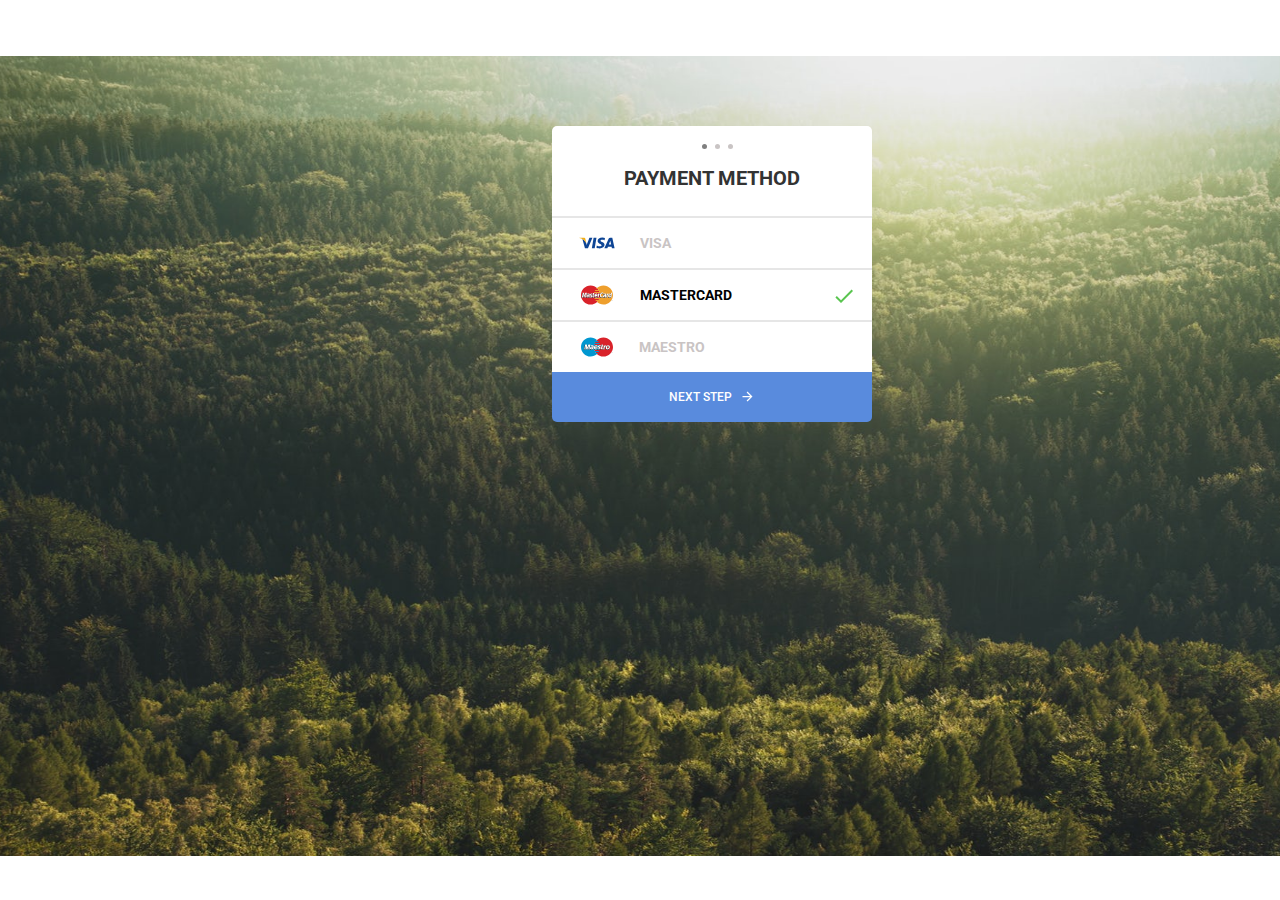
<file: step 2/index.html>
<!DOCTYPE html>
<html lang="en">
<head>
  <meta charset="UTF-8">
  <meta name="viewport" content="width=device-width, initial-scale=1.0">
  <meta http-equiv="X-UA-Compatible" content="ie=edge">
  <title>Loop 1 - Step 2</title>
  <link href="https://fonts.googleapis.com/css?family=Roboto:400,500,700" rel="stylesheet">
  <link rel="stylesheet" href="styles.css" />
</head>
<body>
  <div class="container">
    <div class="switch">
      <div class="circle c1"></div>
      <div class="circle c2"></div>
      <div class="circle c3"></div>
      <p>payment method</p>
    </div>
    <div class="visa type">
      <img src="img/visa.svg" width="40" height="40" >
      <p>visa</p>
    </div>
    <div class="mastercard type">
      <img src="img/mastercard.svg" width="40" height="40" class="img">
      <p>mastercard</p>
      <img class="check" src="img/check.svg">
    </div>
    <div class="Maestro type">
      <img src="img/maestro.svg" width="40" height="40">
      <p>maestro</p>
    </div>
    <div class="Nextstep type"> 
      <p>Next step <img src="img/arrow.svg"></p>
    </div>

  </div>
  
</body>
</html>
</file>
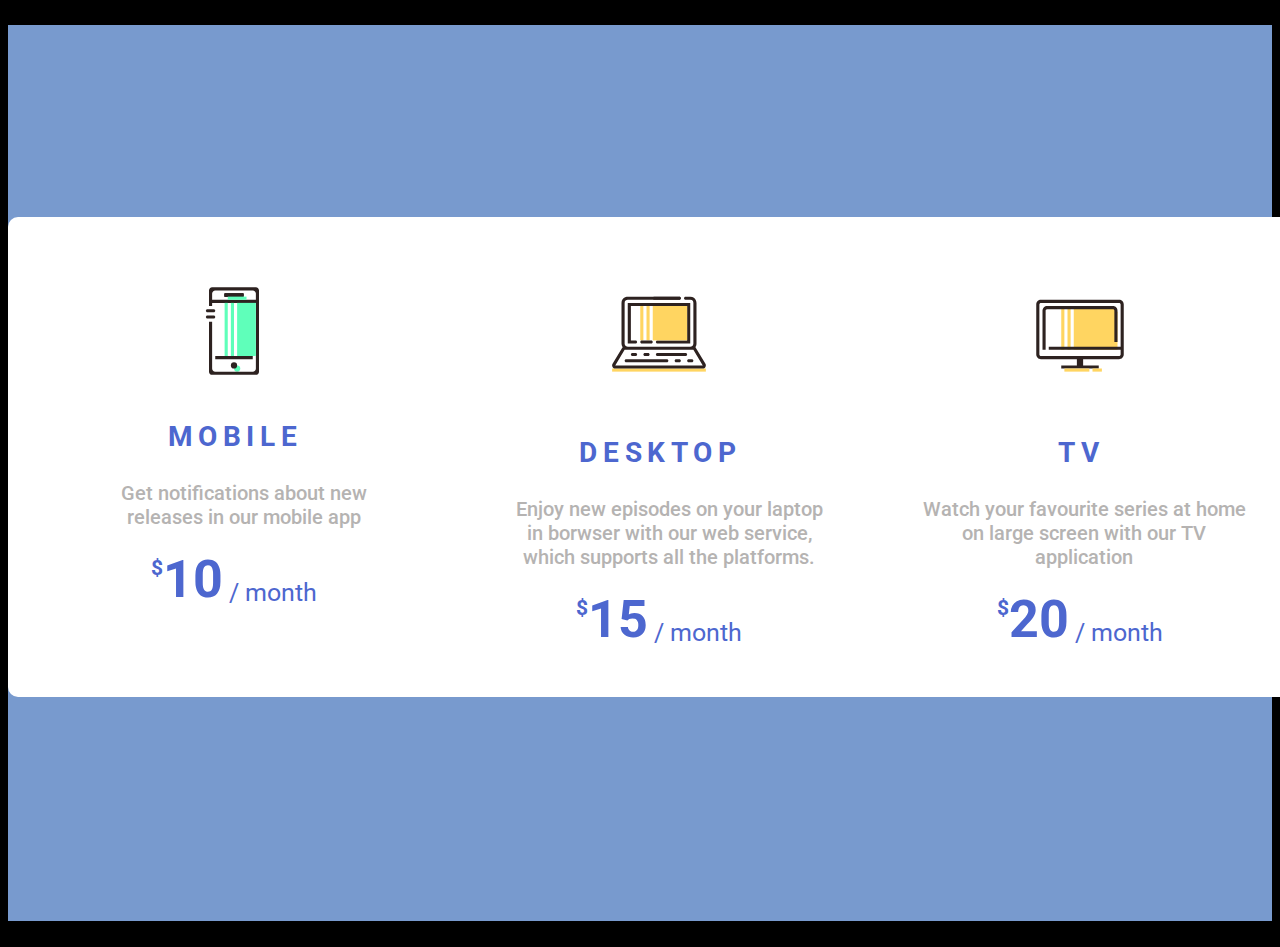
<file: step1/index.html>
<!DOCTYPE html>
<html lang="en">
<head>
  <meta charset="UTF-8">
  <meta name="viewport" content="width=device-width, initial-scale=1.0">
  <meta http-equiv="X-UA-Compatible" content="ie=edge">
  <title>Loop 1 - Step 1</title>
  <link href="https://fonts.googleapis.com/css?family=Roboto:400,500,700" rel="stylesheet">
  <link rel="stylesheet" href="./styles.css" />
</head>
<body>
  <div class="container">
    <div class="card">
      <div class="mobile">
        <img src="img/device.svg" width="100" height="100">
        <h1>MOBILE</h1>
        <p class="text">Get notifications about new releases in our mobile app</p>
        <p class="price"><sup><small>$</small></sup><b>10</b><sub> / month</sub></p>
      </div>
      <div class="laptop">
        <!--
          Для указания размеров картинок лучше использовать отдельный класс в CSS.
          Проблема html атрибутов, которые меняют визуальную составляющую (высота и ширина входит в
          неё в том числе), заключается в том, что чтобы понять, как выглядит тот или иной элемент,
          необходимо не только просмотреть стили для классов, примененных к элементу, но и
          html атрибуты.
          Такой подход сложнее, чем если строго разделить обязанности между HTML и CSS,
          чтобы HTML отвечал только за данные и разметку, а CSS - за оформление всех
          элементов и страниц.

          В случае, с дизайнерскими картинка, которые улучшают визуальную информацию, но сами
          особой информации не несут (это легко понять по тому, что если убрать это картинку, то
          товар в карточке все еще будет понятным), то используется явно добавленный alt с пустой
          строкой, т.е. <img src="..." alt="">
         -->
        <img src="img/laptop.svg" width="100" height="100">
        <h1>DESKTOP</h1>
        <p class="text">Enjoy new episodes on your laptop in borwser with our web service, which supports all the platforms.</p>
        <!--
          Вместо использование html тегов sup, sub, small, b (и вообще любых тегов, изменяющих
          внешний вид) лучше явно использовать стили, определенные через CSS.

          Так будет не только легче понять, как выглядит данный текст, но и проще будет его
          отредактировать в будущем, если понадобится.

          Один из примеров более эффективной реализации выглядит так:
          <p>
            <span class="currency">$</span>
            <span class="price">15</span>
            / month
          </p>

          Можно использовать другой вариант реализации, главное, что он следовал идее разделения
          ответственности между CSS (стилизация) и HTML (данные и структура документа, семантика)
         -->
        <p class="price"><sup><small>$</small></sup><b>15</b><sub> / month</sub></p>
      </div>
      <div class="TV">
        <!--
          Для изображений важно указывать alt атрибут - в случае с изображениями, несущими какую-то
          информацию, это помогает поисковым ботам (системам, анализирующим и индексирующим
          веб страницы для поиска через Google, Yandex и т.д.) понять смысл изображения, а также
          немного улучшает доступность (т.е. возможность понять) интерфейса для людей с
          ограниченными возможностями (они, например, использую экранные читалки, которые
          произносят содержимое страницы вслух - вместо изображений произносится текст из
          alt атрибута)
         -->
        <img src="img/monitor.svg" width="100" height="100">
        <!--
          Заголовок h1 использутся, как правило, только один раз на странице - он представляет
          из себя самый главный заголовок на странице, объясняющий суть страницы.

          У тебя же их 3 - в таком случае, лучше заменить h1 на простой p с отдельным классом для
          стилизации. В таком случае, мы еще и продолжим следовать идее разделения ответственности
          между CSS и HTML (т.е. мы не будем полагаться на большой размер шрифта, который дает
          h1 по умолчанию, а явно укажем необходимый размер в классе для p), что тоже важно.
         -->
        <h1>TV</h1>
        <p class="text">Watch your favourite series at home on large screen with our TV application</p>
        <p class="price"><sup><small>$</small></sup><b>20</b><sub> / month</sub></p>
      </div>
    </div>
  </div>
</body>
</html>
</file>
<file: step 2/styles.css>
body{
    background: url("img/background.jpg") no-repeat 50% -15%;
    background-size: 1500px 800px;    
}

.container{
    background-color: white;
    position: relative;
    margin-top: 10%;
    margin-left: 43%;
    width: 320px;
    height: 290px;
    border-radius: 5px;
}

.switch{

    text-transform: uppercase;
    height: 90px;
   
}

div.circle{
    margin-top: 18px;
    width: 5px;
    height: 5px;
    float: left;
    border-radius: 50px;
    margin-right: 8px;
}

.c1{
    
    margin-left: 150px;
    background: grey;
}

.c2{
    background: rgb(201, 196, 196);
}
.c3{
    background: rgb(201, 196, 196);
}

.switch p{
    color: rgb(51,51,51);
    white-space: nowrap;
    padding-top: 40px;
   text-align: center;
    font-weight: bold;
    font-family: Roboto;
    font-size: 20px;
}

.type{
    Width: 320px;
    height: 50px;
    border-top: solid 2px rgb(230, 230, 230);
    text-transform: uppercase; 
}

.check{
    float: right;
    margin-right: -13.5em;
    margin-top: 14px;
}

.visa img,
.Maestro img,
.img{
    margin-top: 5px;
    margin-left: 25px;   
    float: left;
}
.visa:hover,
.Maestro:hover,
.mastercard:hover{
    cursor: pointer;
    background-color: rgb(241,241,241);
    
}
.mastercard p{
    color: black;
    float: right;
    font-family: Roboto;
    font-size: 14px;
    margin-top: 17px;
    margin-right: 10em;
    font-weight: bold;
}
.visa p{
    float: right;
    color: rgb(201, 196, 196);
    font-family: Roboto;
    font-size: 14px;
    margin-top: 17px;
    margin-right: 14.3em;
    font-weight: bold;  
}
.Maestro p{
    float: right;
    color: rgb(201, 196, 196);
    font-family: Roboto;
    font-size: 14px;
    margin-top: 17px;
    margin-right: 11.9em;
    font-weight: bold;
}

div.Nextstep{
    background-color: rgb(89,139,221);
    background-clip: padding-box;
    width: 320px;
    height: 50px;
    border-radius: 0px 0px 5px 5px;
    text-align: center;
    box-sizing: border-box;
    border: none;
    
}

div.Nextstep:active{
    border-top: 3px solid transparent;
    
}
.Nextstep p{
    vertical-align: middle;
    color:white;
    font-family: Roboto;
    text-transform: uppercase;
    font-size: 12px;
    font-weight: 500;
    margin: 0;
    padding-top: 17px;
}

.Nextstep img{
    width: 15px;
    height: 15px;
    vertical-align: text-bottom;
    margin-left: 5px;
}
</file>
<file: step1/styles.css>
body{
    background-color: black;
    z-index: 1;
}

div.container{
    background-color: #789ace;
    max-width: 150rem;
    height: 56em;
    margin: 2% 0%;
    z-index: 2;
    text-align: center;
    
   
}

div.card{
    background-color: white;
    border-radius: 10px;
    width: 83em;
    height: 30em;
    display: inline-block;
    margin: 12em 0;
    
}

div.mobile{
    float: left;
    /*border: 2px solid grey;*/
    padding-top: 2em;
    margin-top: 2em;
    margin-left: 1.6em;
    width: 25em;
    height: 22em; 
    margin-right: 0em;

}

.mobile img{
    margin-bottom: 1em;
    
}

 h1{
    color: #4d67cf;
    letter-spacing: 0.2em;
    font-family: Roboto;
    font-size: 28px;
    font-weight: 2000;
    margin-bottom: 1em;
    margin-left: 0.1em;

}
.TV p.text{
    width: 17em;
    color: #b5b3b2;
    padding-left: 2.5em;
    font-size: 20px;
    font-family: Roboto;
    font-weight: 500; 
}

p.text{
    width: 16em;
    color: #b5b3b2;
    padding-left: 2.5em;
    font-size: 20px;
    font-family: Roboto;
    font-weight: 500;

   
}

b{
    color: #4d67cf;
    font-size: 52px;
    font-family: Roboto;
    
}

.price sup{
    color: #4d67cf;
    font-size: 25px;
    vertical-align: 0.9em;
    font-family: Roboto;
    font-weight: bold;
}

.price sub{
    color: #4d67cf;
    font-size: 25px;
    font-family: Roboto;
}

div.laptop{
    float: left;
    /*border: 2px solid grey;*/
    padding-top: 2em;
    margin-top: 2em;
    padding-left: 1.6em;
    width: 25em;
    height: 24em; 
}

.laptop img{
    margin-bottom: 2em;
}

div.TV{
    float: right;
    /*border: 2px solid grey;*/
    width: 27em;
    height: 24em;
    padding-top: 2em;
    margin-top: 2em;
    padding-right: 1em;
    margin-right: 1.5em;


}

.TV img{
    margin-bottom: 2em;
}

div.TV:hover,
div.laptop:hover,
div.mobile:hover{
    background-color: #f6f6f5;
    border-radius: 5px;
    cursor: pointer;
}
</file>
